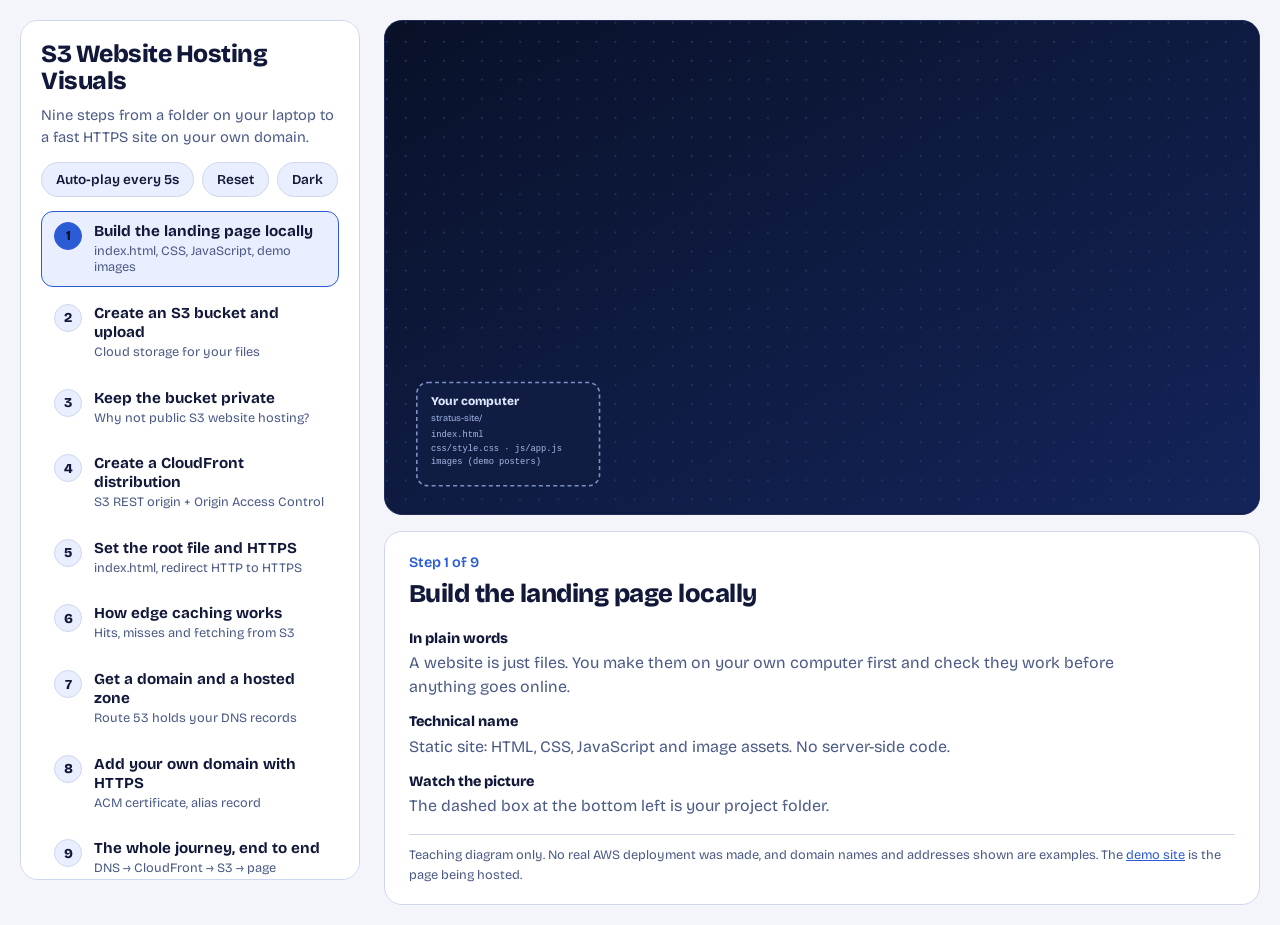
<file: index.html>
<!DOCTYPE html>
<html lang="en" data-theme="dark">
<head>
<meta charset="utf-8">
<meta name="viewport" content="width=device-width, initial-scale=1">
<title>S3 Website Hosting Visuals</title>
<meta name="description" content="Animated beginner-friendly walkthrough: hosting a weather streaming landing page with Amazon S3, CloudFront and Route 53.">
<link rel="preconnect" href="https://fonts.googleapis.com">
<link rel="preconnect" href="https://fonts.gstatic.com" crossorigin>
<link href="https://fonts.googleapis.com/css2?family=Bricolage+Grotesque:opsz,wght@12..96,400;12..96,600;12..96,800&display=swap" rel="stylesheet">
<link rel="stylesheet" href="css/style.css">
</head>
<body>
<a class="skip" href="#stage">Skip to diagram</a>
<div class="app">
  <aside class="side" aria-label="Walkthrough steps">
    <header class="brand">
      <h1>S3 Website Hosting Visuals</h1>
      <p>Nine steps from a folder on your laptop to a fast HTTPS site on your own domain.</p>
    </header>
    <div class="controls">
      <button id="auto" type="button" aria-pressed="false">Auto-play every 5s</button>
      <button id="reset" type="button">Reset</button>
      <button id="theme" type="button" aria-label="Toggle dark and light theme">Light</button>
    </div>
    <ol id="steps" class="steps"></ol>
    <section class="legend" aria-label="Packet legend">
      <h2>Packet legend</h2>
      <ul>
        <li><span>✉️</span> Browser request</li>
        <li><span>🌐</span> DNS lookup</li>
        <li><span>⚡</span> Edge cache hit</li>
        <li><span>📁</span> S3 file</li>
        <li><span>🔒</span> HTTPS security</li>
        <li><span>🎞️</span> Landing page response</li>
      </ul>
    </section>
  </aside>

  <main class="main">
    <div class="stage-wrap" id="stage" tabindex="0" aria-label="Architecture diagram, scrolls sideways on narrow screens">
<svg id="diagram" viewBox="0 0 1100 620" role="img" aria-labelledby="dt dd" xmlns="http://www.w3.org/2000/svg">
<title id="dt">Architecture of a static website on S3, CloudFront and Route 53</title>
<desc id="dd">A visitor's browser asks Route 53 for the domain's address, then requests files from CloudFront, which reads a private S3 bucket through Origin Access Control on a cache miss.</desc>
<defs>
  <linearGradient id="bg" x1="0" y1="0" x2="1" y2="1"><stop offset="0" stop-color="#091128"/><stop offset="1" stop-color="#14245a"/></linearGradient>
  <pattern id="dots" width="24" height="24" patternUnits="userSpaceOnUse"><circle cx="2" cy="2" r="1.1" fill="#2b3d6e"/></pattern>
  <path id="pDns" d="M125 250 C125 95 220 80 330 85"/>
  <path id="pDnsBack" d="M330 118 C230 125 165 140 165 250"/>
  <path id="pReq" d="M210 290 L400 290"/>
  <path id="pResp" d="M400 335 L210 335"/>
  <path id="pMiss" d="M620 290 L850 290"/>
  <path id="pFetch" d="M850 335 L620 335"/>
  <path id="pUp" d="M270 520 L900 520 L900 372"/>
</defs>
<rect width="1100" height="620" fill="url(#bg)"/>
<rect width="1100" height="620" fill="url(#dots)"/>

<!-- Step 1: local project -->
<g class="el" data-step="1">
  <rect x="40" y="455" width="230" height="130" rx="14" class="box local"/>
  <text x="58" y="483" class="t1">Your computer</text>
  <text x="58" y="503" class="t3">stratus-site/</text>
  <text x="58" y="524" class="mono">index.html</text>
  <text x="58" y="541" class="mono">css/style.css · js/app.js</text>
  <text x="58" y="558" class="mono">images (demo posters)</text>
</g>

<!-- Step 2: S3 -->
<g class="el" data-step="2">
  <path d="M270 520 L900 520 L900 372" class="wire up"/>
  <text x="585" y="548" class="lbl" text-anchor="middle">upload files (console or aws s3 sync)</text>
  <rect x="850" y="250" width="200" height="120" rx="14" class="box s3"/>
  <text x="870" y="280" class="t1">Amazon S3</text>
  <text x="870" y="299" class="t3">bucket (REST endpoint)</text>
  <text x="870" y="327" class="mono">index.html · style.css</text>
  <text x="870" y="344" class="mono">app.js · posters/*.jpg</text>
</g>

<!-- Step 3: private -->
<g class="el" data-step="3">
  <rect x="880" y="150" width="180" height="44" rx="10" class="chip bad"/>
  <text x="970" y="177" class="lbl" text-anchor="middle">Direct public access</text>
  <path d="M970 194 L970 250" class="wire bad"/>
  <text x="970" y="228" class="x" text-anchor="middle">✕</text>
  <circle cx="1034" cy="266" r="12" class="badge s3b"/><text x="1034" y="271" text-anchor="middle" class="em">🔒</text>
  <text x="1050" y="392" class="lbl" text-anchor="end">Block Public</text>
  <text x="1050" y="408" class="lbl" text-anchor="end">Access: ON</text>
</g>

<!-- Step 4: CloudFront + OAC -->
<g class="el" data-step="4">
  <rect x="400" y="250" width="220" height="120" rx="14" class="box cf"/>
  <text x="418" y="278" class="t1">Amazon CloudFront</text>
  <text x="418" y="296" class="t3">CDN · edge cache</text>
  <path d="M620 290 L850 290" class="wire"/><path d="M850 335 L620 335" class="wire"/>
  <text x="735" y="268" class="lbl" text-anchor="middle">on a miss: signed request</text>
  <text x="735" y="365" class="lbl" text-anchor="middle">file returned</text>
  <circle cx="735" cy="312" r="17" class="badge cfb"/><text x="735" y="316" text-anchor="middle" class="tiny">OAC</text>
</g>

<!-- Step 5: browser, HTTPS, root object -->
<g class="el" data-step="5">
  <rect x="40" y="250" width="170" height="120" rx="10" class="box br"/>
  <rect x="40" y="250" width="170" height="22" rx="10" class="brbar"/>
  <circle cx="54" cy="261" r="3" fill="#ff5f57"/><circle cx="66" cy="261" r="3" fill="#febc2e"/><circle cx="78" cy="261" r="3" fill="#28c840"/>
  <rect x="52" y="278" width="146" height="18" rx="9" class="url"/>
  <text id="urlText" x="60" y="291" class="tiny2">d111111abcdef8.cloudfront.net</text>
  <text x="125" y="392" class="lbl" text-anchor="middle">Visitor's browser</text>
  <path d="M210 290 L400 290" class="wire"/><path d="M400 335 L210 335" class="wire"/>
  <text x="305" y="268" class="lbl" text-anchor="middle">HTTPS request</text>
  <text x="305" y="365" class="lbl" text-anchor="middle">response</text>
  <circle cx="305" cy="312" r="16" class="badge tls"/><text x="305" y="316" text-anchor="middle" class="tiny">TLS</text>
  <text x="418" y="326" class="mono">default root: index.html</text>
  <text x="418" y="344" class="mono">HTTP → HTTPS redirect</text>
</g>

<!-- Step 6: edge cache -->
<g class="el" data-step="6">
  <rect x="400" y="385" width="220" height="40" rx="10" class="chip cfc"/>
  <text x="510" y="410" class="lbl" text-anchor="middle">⚡ HIT · served from edge cache</text>
  <text x="510" y="448" class="lbl" text-anchor="middle">Edge location near the visitor</text>
  <circle cx="590" cy="268" r="11" class="badge cfb"/><text x="590" y="273" text-anchor="middle" class="em">⚡</text>
</g>

<!-- Step 7: Route 53 -->
<g class="el" data-step="7">
  <rect x="330" y="50" width="190" height="90" rx="14" class="box r53"/>
  <text x="348" y="78" class="t1">Amazon Route 53</text>
  <text x="348" y="96" class="t3">DNS only · no site traffic</text>
  <text x="348" y="123" class="mono">zone: stratusweather.example</text>
  <path d="M125 250 C125 95 220 80 330 85" class="wire dns"/>
  <path d="M330 118 C230 125 165 140 165 250" class="wire dns"/>
  <text x="60" y="58" class="lbl">DNS lookup</text>
  <text x="20" y="205" class="lbl">DNS answer:</text>
  <text x="20" y="221" class="lbl">CloudFront address</text>
</g>

<!-- Step 8: ACM + alias -->
<g class="el" data-step="8">
  <rect x="700" y="50" width="190" height="90" rx="14" class="box acm"/>
  <text x="718" y="78" class="t1">AWS Cert. Manager</text>
  <text x="718" y="96" class="t3">TLS certificate · us-east-1</text>
  <text x="718" y="123" class="mono">validated by DNS ✓</text>
  <path d="M760 140 L580 250" class="wire acmw"/>
  <text x="690" y="205" class="lbl">alt domain + TLS cert</text>
  <rect x="535" y="72" width="150" height="34" rx="10" class="chip r53c"/>
  <text x="610" y="93" class="lbl" text-anchor="middle">A alias → CloudFront</text>
  <path d="M520 95 L535 89 M440 140 L480 250" class="wire alias"/>
</g>

<!-- Step 9: rendered page -->
<g class="el" data-step="9">
  <rect x="52" y="302" width="146" height="58" rx="4" fill="#0b0b0b"/>
  <rect x="52" y="302" width="146" height="34" rx="4" fill="#3a0a0f"/>
  <text x="60" y="318" class="brandmini">STRATUS</text>
  <text x="60" y="330" class="tiny3">Today: 30°C · Haze</text>
  <rect x="58" y="342" width="30" height="14" rx="2" fill="#e50914"/><rect x="92" y="342" width="30" height="14" rx="2" fill="#333"/><rect x="126" y="342" width="30" height="14" rx="2" fill="#333"/>
</g>
<g id="packets"></g>
</svg>
    </div>
    <article class="caption" aria-live="polite">
      <p class="kicker" id="capNum"></p>
      <h2 id="capTitle"></h2>
      <dl>
        <div><dt>In plain words</dt><dd id="capPlain"></dd></div>
        <div><dt>Technical name</dt><dd id="capTech"></dd></div>
        <div><dt>Watch the picture</dt><dd id="capWatch"></dd></div>
      </dl>
      <p class="note">Teaching diagram only. No real AWS deployment was made, and domain names and addresses shown are examples. The <a href="demo/index.html">demo site</a> is the page being hosted.</p>
    </article>
  </main>
</div>
<script src="js/app.js"></script>
</body>
</html>
</file>
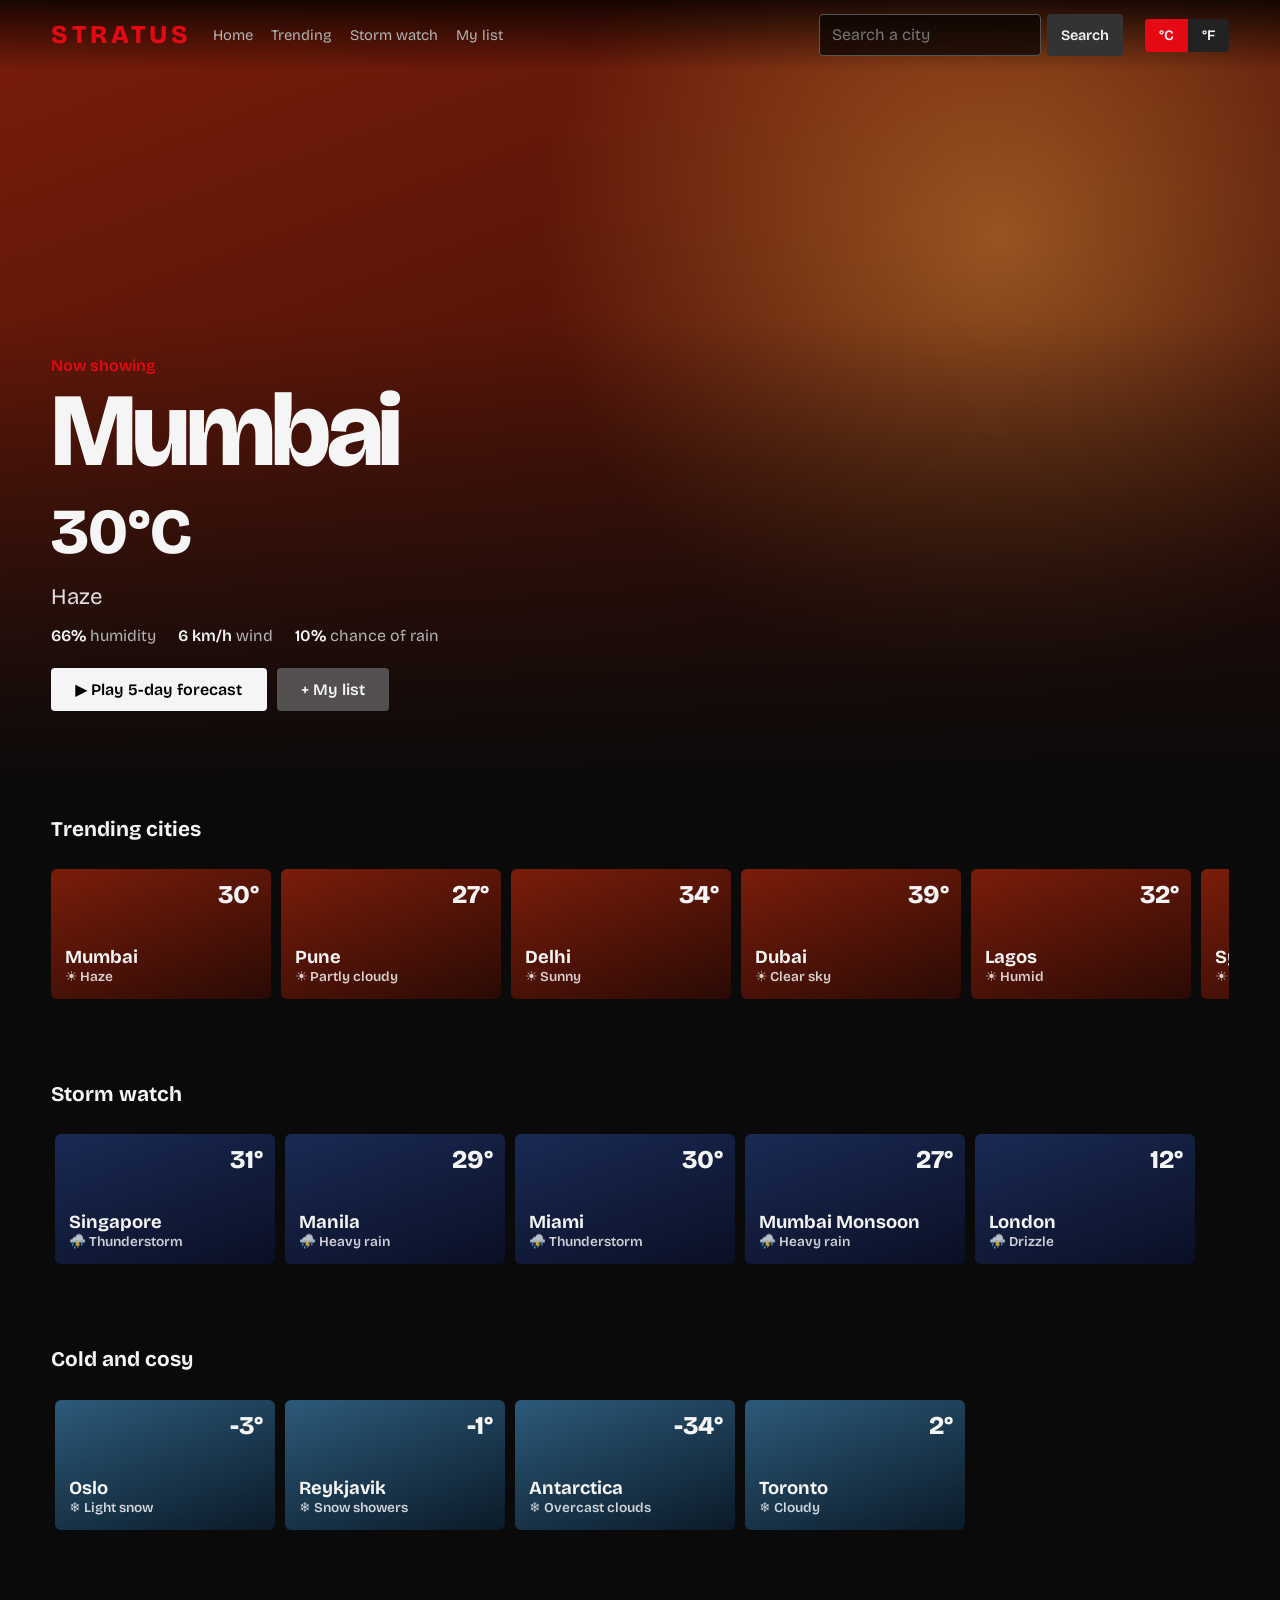
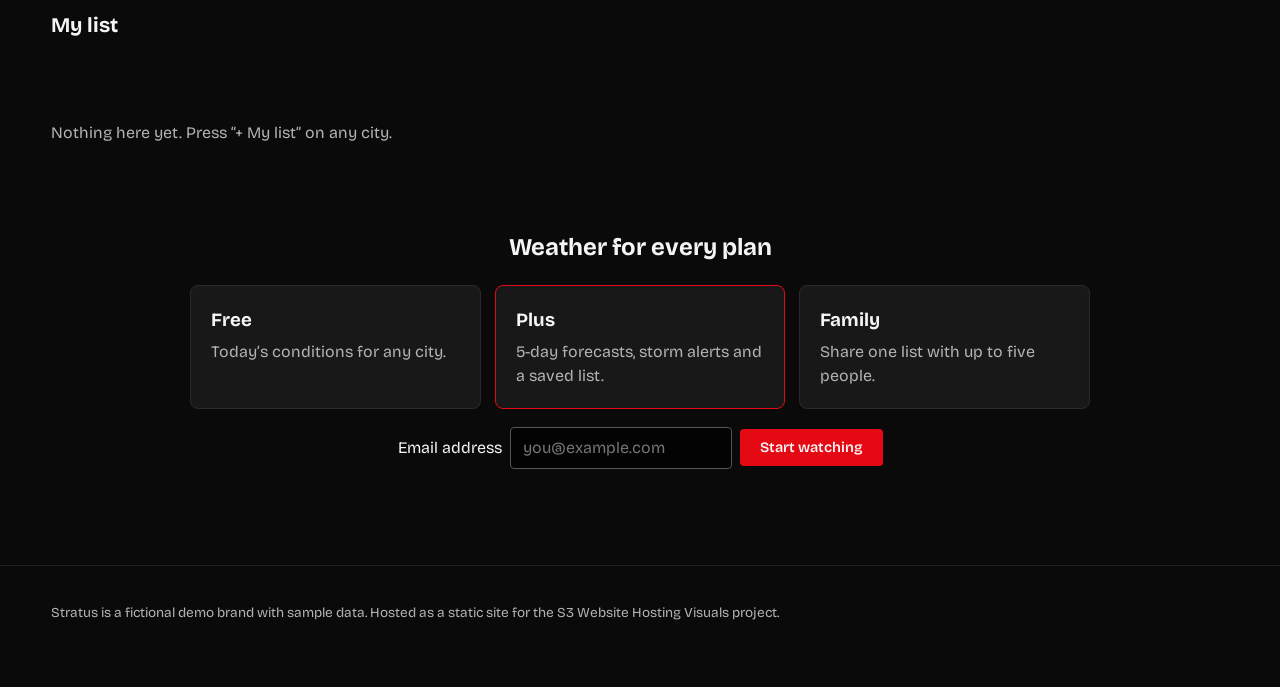
<file: demo/index.html>
<!DOCTYPE html>
<html lang="en">
<head>
<meta charset="utf-8">
<meta name="viewport" content="width=device-width, initial-scale=1">
<title>Stratus – Weather, streamed</title>
<meta name="description" content="Stratus is a demo weather streaming landing page. Original branding, offline sample data.">
<link rel="preconnect" href="https://fonts.googleapis.com">
<link rel="preconnect" href="https://fonts.gstatic.com" crossorigin>
<link href="https://fonts.googleapis.com/css2?family=Bricolage+Grotesque:opsz,wght@12..96,400;12..96,600;12..96,800&display=swap" rel="stylesheet">
<link rel="stylesheet" href="style.css">
</head>
<body>
<header class="nav" id="nav">
  <a class="logo" href="#top" aria-label="Stratus home">STRATUS</a>
  <nav aria-label="Sections"><a href="#top">Home</a><a href="#trending">Trending</a><a href="#storms">Storm watch</a><a href="#mylist">My list</a></nav>
  <form class="search" id="searchForm" role="search">
    <label class="sr" for="q">Search a city</label>
    <input id="q" type="search" placeholder="Search a city" autocomplete="off" list="cities">
    <datalist id="cities"></datalist>
    <button type="submit" aria-label="Search">Search</button>
  </form>
  <div class="unit" role="group" aria-label="Temperature unit">
    <button type="button" data-u="C" aria-pressed="true">°C</button><button type="button" data-u="F" aria-pressed="false">°F</button>
  </div>
</header>

<main id="top">
  <section class="hero" id="hero" aria-live="polite">
    <div class="sky" id="sky" aria-hidden="true"></div>
    <div class="hero-copy">
      <p class="tag">Now showing</p>
      <h1 id="hCity">Mumbai</h1>
      <p class="temp"><span id="hTemp">30</span><span id="hUnit">°C</span></p>
      <p class="cond" id="hCond">Haze</p>
      <ul class="facts"><li><span id="hHum">66%</span> humidity</li><li><span id="hWind">6 km/h</span> wind</li><li><span id="hRain">10%</span> chance of rain</li></ul>
      <div class="cta"><button class="play" id="playBtn" type="button">▶ Play 5-day forecast</button><button class="ghost" id="listBtn" type="button">+ My list</button></div>
    </div>
  </section>

  <section class="row" id="notfound" hidden>
    <h2>Location not found</h2><p>We couldn’t find that city. Try one of the titles below, or search for Pune, Oslo or Lagos.</p>
  </section>

  <section class="row" id="trending"><h2>Trending cities</h2><div class="rail" id="railTrending"></div></section>
  <section class="row" id="storms"><h2>Storm watch</h2><div class="rail" id="railStorm"></div></section>
  <section class="row" id="cozy"><h2>Cold and cosy</h2><div class="rail" id="railCold"></div></section>
  <section class="row" id="mylist"><h2>My list</h2><div class="rail" id="railList"></div><p class="empty" id="emptyList">Nothing here yet. Press “+ My list” on any city.</p></section>

  <section class="plans" aria-labelledby="pt">
    <h2 id="pt">Weather for every plan</h2>
    <div class="grid">
      <article><h3>Free</h3><p>Today’s conditions for any city.</p></article>
      <article class="hot"><h3>Plus</h3><p>5-day forecasts, storm alerts and a saved list.</p></article>
      <article><h3>Family</h3><p>Share one list with up to five people.</p></article>
    </div>
    <form class="signup" id="signup"><label for="mail">Email address</label><input id="mail" type="email" placeholder="you@example.com" required><button type="submit">Start watching</button></form>
    <p class="msg" id="msg" role="status"></p>
  </section>
</main>
<footer><p>Stratus is a fictional demo brand with sample data. Hosted as a static site for the S3 Website Hosting Visuals project.</p></footer>

<dialog id="dlg" aria-labelledby="dTitle"><form method="dialog"><h2 id="dTitle"></h2><div id="dBody" class="days"></div><button class="play" value="close">Close</button></form></dialog>
<script src="app.js"></script>
</body>
</html>
</file>
<file: css/style.css>
:root{--bg:#0b1020;--panel:#121a33;--panel2:#18224a;--ink:#eaf0ff;--mute:#9fb0d9;--line:#26335f;--accent:#7aa7ff;
--gold:#f5b73b;--purple:#8b5cf6;--blue:#3b82f6;--green:#22c55e;--red:#e50914;
--font:"Bricolage Grotesque",system-ui,-apple-system,"Segoe UI",Roboto,sans-serif}
[data-theme=light]{--bg:#f3f5fb;--panel:#fff;--panel2:#eaefff;--ink:#12183a;--mute:#4b5a86;--line:#cfd7ee;--accent:#2c5bd6}
*{box-sizing:border-box}
html,body{margin:0}
body{background:var(--bg);color:var(--ink);font:400 16px/1.5 var(--font);min-height:100vh}
.skip{position:absolute;left:-999px}.skip:focus{left:8px;top:8px;background:#fff;color:#000;padding:8px 12px;z-index:9}
:focus-visible{outline:3px solid #ffd24a;outline-offset:2px;border-radius:6px}
.app{display:grid;grid-template-columns:340px minmax(0,1fr);gap:24px;padding:20px;max-width:1700px;margin:auto}
.side{background:var(--panel);border:1px solid var(--line);border-radius:18px;padding:20px;align-self:start;position:sticky;top:20px;max-height:calc(100vh - 40px);overflow:auto}
.brand h1{font-size:1.55rem;line-height:1.1;margin:0 0 8px;font-weight:800;letter-spacing:-.02em}
.brand p{margin:0 0 14px;color:var(--mute);font-size:.92rem}
.controls{display:flex;gap:8px;flex-wrap:wrap;margin-bottom:14px}
button{font:600 .85rem var(--font);color:var(--ink);background:var(--panel2);border:1px solid var(--line);border-radius:999px;padding:8px 14px;cursor:pointer}
button:hover{border-color:var(--accent)}
button[aria-pressed=true]{background:var(--accent);color:#06112e;border-color:var(--accent)}
.steps{list-style:none;margin:0;padding:0;display:grid;gap:6px}
.steps button{width:100%;text-align:left;display:grid;grid-template-columns:30px 1fr;gap:10px;align-items:start;border-radius:12px;padding:10px 12px;background:transparent;border:1px solid transparent}
.steps button:hover{background:var(--panel2)}
.steps .n{display:grid;place-items:center;width:28px;height:28px;border-radius:50%;background:var(--panel2);border:1px solid var(--line);font-weight:800;font-size:.85rem}
.steps b{display:block;font-size:.95rem;line-height:1.25}
.steps small{display:block;color:var(--mute);font-weight:400;font-size:.8rem;line-height:1.3;margin-top:2px}
.steps button[aria-current=step]{background:var(--panel2);border-color:var(--accent)}
.steps button[aria-current=step] .n{background:var(--accent);color:#06112e;border-color:var(--accent)}
.steps button.done .n{background:var(--green);color:#052e12;border-color:var(--green)}
.legend{margin-top:16px;padding-top:14px;border-top:1px solid var(--line)}
.legend h2{font-size:.95rem;margin:0 0 8px}
.legend ul{list-style:none;margin:0;padding:0;display:grid;grid-template-columns:1fr 1fr;gap:6px 10px;font-size:.82rem;color:var(--mute)}
.legend span{font-size:1.1rem;margin-right:4px}
.main{min-width:0}
.stage-wrap{overflow-x:auto;border-radius:18px;border:1px solid #1f2e5e;background:#091128}
#diagram{display:block;min-width:820px;width:100%;height:auto}
.caption{margin-top:16px;background:var(--panel);border:1px solid var(--line);border-radius:18px;padding:20px 24px}
.kicker{margin:0;color:var(--accent);font-weight:600;font-size:.9rem}
.caption h2{margin:2px 0 14px;font-size:1.6rem;letter-spacing:-.02em;font-weight:800}
dl{display:grid;gap:12px;margin:0}
dt{font-weight:800;font-size:.9rem}
dd{margin:2px 0 0;color:var(--mute);max-width:75ch}
.note{margin:16px 0 0;font-size:.8rem;color:var(--mute);border-top:1px solid var(--line);padding-top:10px}
a{color:var(--accent)}
svg text{font-family:var(--font);fill:#dbe6ff}
.el{opacity:0;visibility:hidden;transition:opacity .6s}
.el.on{opacity:1;visibility:visible}
.el.new{animation:glow 2.6s ease-out}
@keyframes glow{0%{opacity:0;filter:drop-shadow(0 0 0 #fff)}25%{opacity:1;filter:drop-shadow(0 0 14px #9cc2ff)}100%{opacity:1;filter:drop-shadow(0 0 0 transparent)}}
.box{fill:#101c42;stroke-width:2}
.local{stroke:#7d8fc7;stroke-dasharray:5 4}.s3{stroke:var(--purple);fill:#1d1546}.cf{stroke:var(--blue);fill:#0f2658}
.r53{stroke:var(--gold);fill:#2b2209}.acm{stroke:var(--green);fill:#0b2a1b}.br{stroke:#8fa3d8;fill:#0d1530}
.brbar{fill:#1b2652}.url{fill:#060b1d;stroke:#2c3b72}
.chip{fill:#0d1530;stroke-width:1.5}.chip.bad{stroke:#ff5d6c;stroke-dasharray:4 3}.cfc{stroke:var(--blue)}.r53c{stroke:var(--gold)}
.badge{stroke-width:2}.s3b{fill:#2a1d63;stroke:var(--purple)}.cfb{fill:#10285c;stroke:var(--blue)}.tls{fill:#0b2a1b;stroke:var(--green)}
.t1{font-weight:800;font-size:15px}.t3{font-size:11.5px;fill:#9fb3e6}
.lbl{font-size:12px;fill:#c3d2fa}.mono{font:11px ui-monospace,Menlo,Consolas,monospace;fill:#aab9e6}
.tiny{font-size:9px;font-weight:800;fill:#fff}.tiny2{font-size:9.5px;fill:#9fb3e6}.tiny3{font-size:8.5px;fill:#ffb3b8}
.brandmini{font-size:11px;font-weight:800;fill:#e50914;letter-spacing:.14em}
.em{font-size:13px}.x{font-size:20px;fill:#ff5d6c!important}
.wire{fill:none;stroke:#5f78c4;stroke-width:2;stroke-dasharray:7 6;animation:flow 1.4s linear infinite}
.wire.dns{stroke:var(--gold)}.wire.up{stroke:var(--purple)}.wire.acmw{stroke:var(--green)}.wire.alias{stroke:var(--gold);animation:none}.wire.bad{stroke:#ff5d6c;animation:none}
@keyframes flow{to{stroke-dashoffset:-26}}
.pk text{font-size:22px;fill:#fff}
@media (max-width:980px){.app{grid-template-columns:1fr;padding:12px}.side{position:static;max-height:none}}
@media (prefers-reduced-motion:reduce){*{animation:none!important;transition:none!important}}
</file>
<file: demo/style.css>
:root{--black:#0a0a0a;--ink:#f5f5f5;--mute:#b3b3b3;--red:#e50914;--card:#181818;--font:"Bricolage Grotesque",system-ui,-apple-system,"Segoe UI",Roboto,sans-serif}
*{box-sizing:border-box}
html{scroll-behavior:smooth;scroll-padding-top:70px}
body{margin:0;background:var(--black);color:var(--ink);font:400 16px/1.5 var(--font)}
:focus-visible{outline:3px solid #ffd24a;outline-offset:2px}
.sr{position:absolute;width:1px;height:1px;overflow:hidden;clip:rect(0 0 0 0)}
a{color:inherit;text-decoration:none}
.nav{position:fixed;inset:0 0 auto 0;z-index:10;display:flex;align-items:center;gap:22px;padding:14px 4vw;background:linear-gradient(#000c,#0000);transition:background .3s}
.nav.solid{background:#0a0a0af2}
.logo{color:var(--red);font-weight:800;font-size:1.6rem;letter-spacing:.14em}
.nav nav{display:flex;gap:18px;font-size:.92rem;color:var(--mute)}
.nav nav a:hover{color:var(--ink)}
.search{margin-left:auto;display:flex;gap:6px}
input{font:inherit;color:var(--ink);background:#000a;border:1px solid #555;border-radius:4px;padding:8px 12px;min-width:0}
button{font:600 .9rem var(--font);cursor:pointer;border-radius:4px;border:0;padding:8px 14px;color:var(--ink);background:#333}
button:hover{background:#4a4a4a}
.unit{display:flex}.unit button{border-radius:0;background:#222}.unit button:first-child{border-radius:4px 0 0 4px}.unit button:last-child{border-radius:0 4px 4px 0}
.unit button[aria-pressed=true]{background:var(--red)}
.hero{position:relative;min-height:88vh;display:flex;align-items:flex-end;padding:0 4vw 9vh;overflow:hidden}
.sky{position:absolute;inset:0;background:var(--sky,linear-gradient(160deg,#3a0a0f,#12060a));transition:background .8s}
.sky::after{content:"";position:absolute;inset:0;background:linear-gradient(#0000 40%,var(--black)),radial-gradient(circle at 78% 30%,var(--glow,#ff7a3d55),#0000 40%)}
.sky i{position:absolute;top:-20px;width:2px;height:60px;background:#9cc2ffaa;animation:fall linear infinite}
.sky.snow i{width:6px;height:6px;border-radius:50%;background:#fff;animation-name:snow}
@keyframes fall{to{transform:translateY(110vh)}}
@keyframes snow{to{transform:translate(30px,110vh)}}
.hero-copy{position:relative;max-width:640px}
.tag{margin:0;color:var(--red);font-weight:600}
h1{font-size:clamp(3rem,9vw,6.5rem);line-height:.95;margin:4px 0;font-weight:800;letter-spacing:-.04em}
.temp{margin:0;font-size:clamp(2.4rem,6vw,4rem);font-weight:800}
.cond{margin:0 0 10px;font-size:1.4rem;color:#ddd}
.facts{list-style:none;display:flex;flex-wrap:wrap;gap:6px 22px;padding:0;margin:0 0 20px;color:var(--mute)}
.facts span{color:var(--ink);font-weight:600}
.cta{display:flex;gap:10px;flex-wrap:wrap}
.play{background:var(--ink);color:#000;padding:12px 24px;font-size:1rem}.play:hover{background:#ccc}
.ghost{background:#6d6d6eb3;padding:12px 24px;font-size:1rem}
.row{padding:8px 4vw 18px}
.row h2{font-size:1.3rem;margin:14px 0 10px}
.rail{display:flex;gap:10px;overflow-x:auto;padding:14px 4px 40px;scroll-snap-type:x proximity}
.card{flex:0 0 220px;scroll-snap-align:start;height:130px;border-radius:6px;padding:14px;background:var(--bg,#222);position:relative;text-align:left;display:flex;flex-direction:column;justify-content:flex-end;transition:transform .2s,box-shadow .2s}
.card:hover,.card:focus-visible{transform:scale(1.14);z-index:3;box-shadow:0 12px 30px #000c}
.card b{font-size:1.15rem}.card span{color:#ffffffcc;font-size:.85rem}
.card em{position:absolute;top:10px;right:12px;font-style:normal;font-size:1.6rem;font-weight:800}
.card .more{display:none;font-size:.78rem;margin-top:4px;color:#fff}
.card:hover .more,.card:focus-visible .more{display:block}
.empty{color:var(--mute)}
.plans{padding:30px 4vw 40px;text-align:center}
.grid{display:grid;grid-template-columns:repeat(auto-fit,minmax(220px,1fr));gap:14px;margin:18px auto;max-width:900px}
.grid article{background:var(--card);border-radius:8px;padding:20px;text-align:left;border:1px solid #2a2a2a}
.grid .hot{border-color:var(--red)}.grid h3{margin:0 0 6px}.grid p{margin:0;color:var(--mute)}
.signup{display:flex;gap:8px;justify-content:center;flex-wrap:wrap;align-items:center}
.signup button{background:var(--red);padding:10px 20px}.signup button:hover{background:#f6121d}
.msg{min-height:1.5em;color:#7be495}
footer{padding:24px 4vw 50px;color:var(--mute);font-size:.85rem;border-top:1px solid #222}
dialog{background:#141414;color:var(--ink);border:1px solid #333;border-radius:10px;max-width:560px;width:92%}
dialog::backdrop{background:#000b}
.days{display:grid;grid-template-columns:repeat(5,1fr);gap:8px;margin:14px 0 18px;text-align:center}
.days div{background:#222;border-radius:6px;padding:10px 4px}.days b{display:block}
@media (max-width:760px){.nav nav{display:none}.nav{gap:10px}.logo{font-size:1.2rem}.search input{width:120px}.days{grid-template-columns:repeat(2,1fr)}}
@media (prefers-reduced-motion:reduce){*{animation:none!important;transition:none!important;scroll-behavior:auto!important}}
</file>
